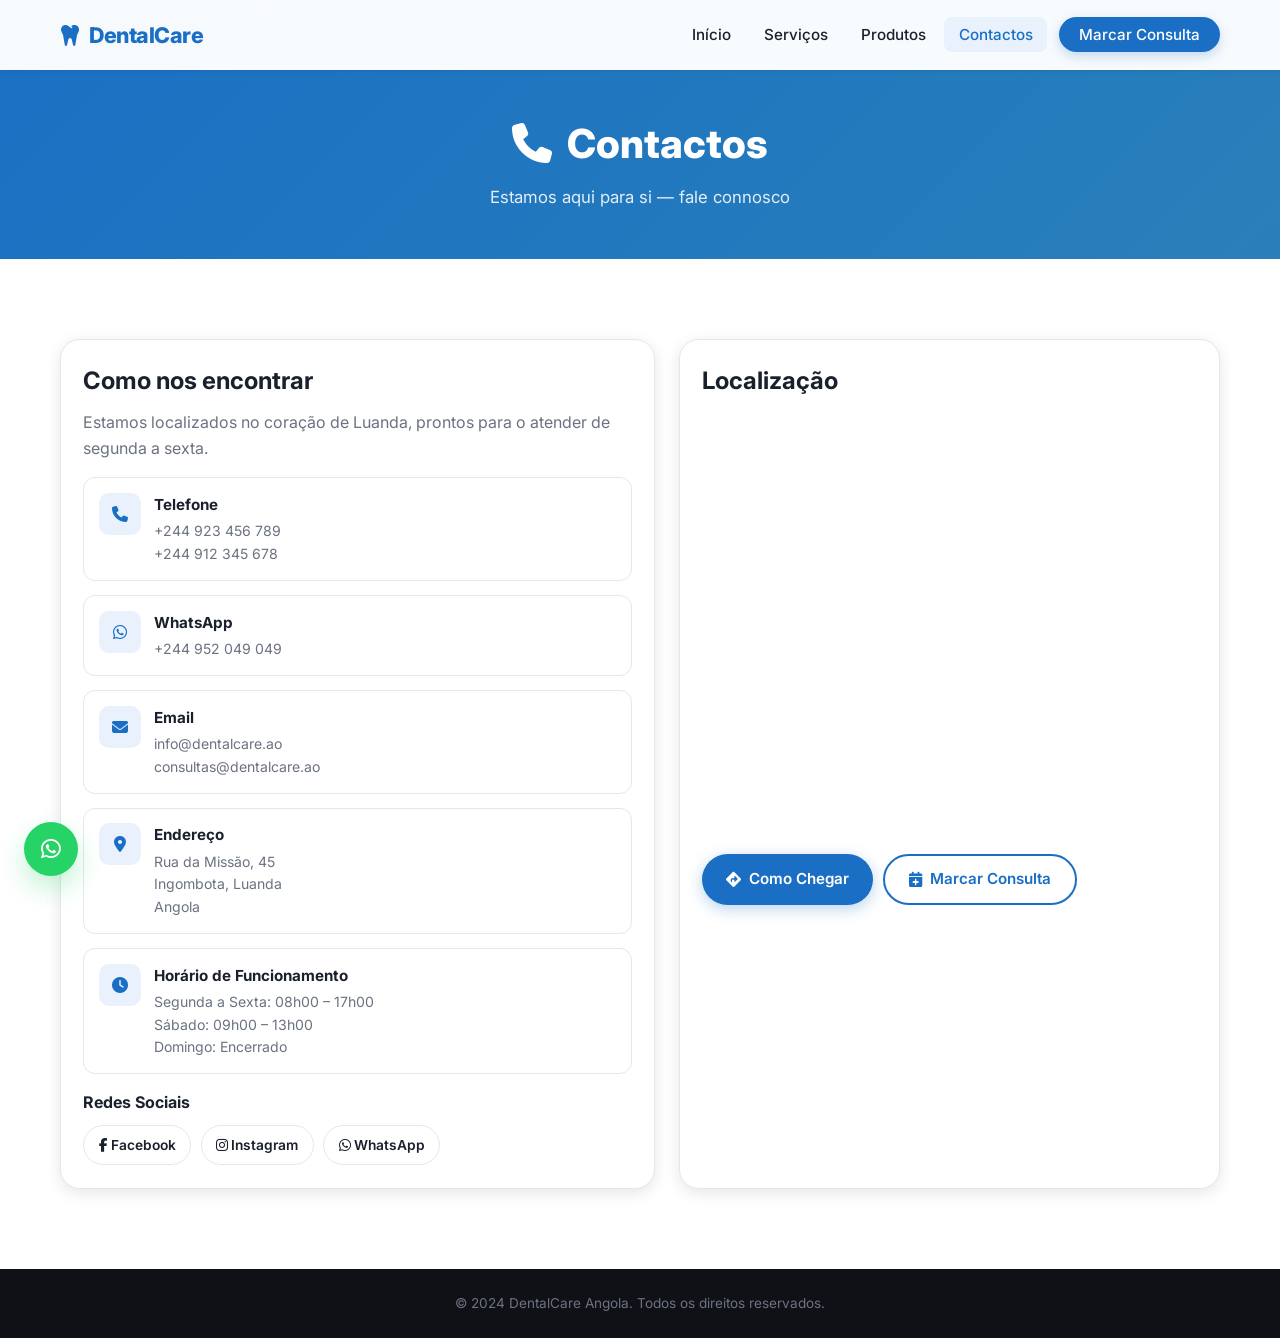
<file: pages/contactos.html>
<!DOCTYPE html>
<html lang="pt">
<head>
  <meta charset="UTF-8" />
  <meta name="viewport" content="width=device-width, initial-scale=1.0" />
  <title>Contactos — DentalCare Angola</title>
  <link rel="stylesheet" href="../css/main.css" />
  <link rel="stylesheet" href="../css/contactos.css" />
  <link href="https://fonts.googleapis.com/css2?family=Inter:wght@300;400;500;600;700;800&display=swap" rel="stylesheet" />
  <link rel="stylesheet" href="https://cdnjs.cloudflare.com/ajax/libs/font-awesome/6.5.0/css/all.min.css" />
</head>
<body>

  <nav class="navbar" id="navbar">
    <div class="nav-container">
      <a href="../index.html" class="nav-logo"><i class="fas fa-tooth"></i><span>DentalCare</span></a>
      <ul class="nav-menu" id="navMenu">
        <li><a href="../index.html" class="nav-link">Início</a></li>
        <li><a href="servicos.html" class="nav-link">Serviços</a></li>
        <li><a href="produtos.html" class="nav-link">Produtos</a></li>
        <li><a href="contactos.html" class="nav-link active">Contactos</a></li>
        <li><a href="marcacao.html" class="nav-link btn-marcar">Marcar Consulta</a></li>
      </ul>
      <button class="hamburger" id="hamburger" aria-label="Menu"><span></span><span></span><span></span></button>
    </div>
  </nav>

  <div class="page-header">
    <div class="container">
      <h1><i class="fas fa-phone"></i> Contactos</h1>
      <p>Estamos aqui para si — fale connosco</p>
    </div>
  </div>

  <main class="section">
    <div class="container">
      <div class="contactos-layout">

        <!-- INFORMAÇÕES DE CONTACTO -->
        <div class="contactos-info">
          <h2>Como nos encontrar</h2>
          <p class="contactos-desc">Estamos localizados no coração de Luanda, prontos para o atender de segunda a sexta.</p>

          <div class="contact-cards">
            <div class="contact-card">
              <div class="contact-icon"><i class="fas fa-phone"></i></div>
              <div class="contact-details">
                <h4>Telefone</h4>
                <a href="tel:+244923456789">+244 923 456 789</a>
                <a href="tel:+244912345678">+244 912 345 678</a>
              </div>
            </div>

            <div class="contact-card">
              <div class="contact-icon"><i class="fab fa-whatsapp"></i></div>
              <div class="contact-details">
                <h4>WhatsApp</h4>
                <a href="https://wa.me/244952049049" target="_blank">+244 952 049 049</a>
              </div>
            </div>

            <div class="contact-card">
              <div class="contact-icon"><i class="fas fa-envelope"></i></div>
              <div class="contact-details">
                <h4>Email</h4>
                <a href="mailto:info@dentalcare.ao">info@dentalcare.ao</a>
                <a href="mailto:consultas@dentalcare.ao">consultas@dentalcare.ao</a>
              </div>
            </div>

            <div class="contact-card">
              <div class="contact-icon"><i class="fas fa-map-marker-alt"></i></div>
              <div class="contact-details">
                <h4>Endereço</h4>
                <p>Rua da Missão, 45<br/>Ingombota, Luanda<br/>Angola</p>
              </div>
            </div>

            <div class="contact-card">
              <div class="contact-icon"><i class="fas fa-clock"></i></div>
              <div class="contact-details">
                <h4>Horário de Funcionamento</h4>
                <p>Segunda a Sexta: 08h00 – 17h00</p>
                <p>Sábado: 09h00 – 13h00</p>
                <p>Domingo: Encerrado</p>
              </div>
            </div>
          </div>

          <div class="social-section">
            <h4>Redes Sociais</h4>
            <div class="social-links-contact">
              <a href="#" class="social-btn facebook"><i class="fab fa-facebook-f"></i> Facebook</a>
              <a href="#" class="social-btn instagram"><i class="fab fa-instagram"></i> Instagram</a>
              <a href="https://wa.me/244952049049" class="social-btn whatsapp"><i class="fab fa-whatsapp"></i> WhatsApp</a>
            </div>
          </div>
        </div>

        <!-- MAPA -->
        <div class="contactos-mapa">
          <h2>Localização</h2>
          <div class="mapa-container">
            <!-- Google Maps embed para Luanda, Angola -->
            <iframe
              src="https://www.google.com/maps/embed?pb=!1m18!1m12!1m3!1d31675.77847258012!2d13.2266!3d-8.8383!2m3!1f0!2f0!3f0!3m2!1i1024!2i768!4f13.1!3m3!1m2!1s0x1a51f15cdc8d2c7d%3A0x850c1c7c776f4238!2sLuanda%2C%20Angola!5e0!3m2!1spt!2sao!4v1700000000000"
              width="100%"
              height="420"
              style="border:0; border-radius: 16px;"
              allowfullscreen=""
              loading="lazy"
              referrerpolicy="no-referrer-when-downgrade"
              title="Localização VisionCare Angola">
            </iframe>
          </div>

          <div class="directions-cta">
            <a href="https://maps.google.com/?q=Luanda+Angola" target="_blank" class="btn btn-primary">
              <i class="fas fa-directions"></i> Como Chegar
            </a>
            <a href="marcacao.html" class="btn btn-outline-primary">
              <i class="fas fa-calendar-plus"></i> Marcar Consulta
            </a>
          </div>
        </div>

      </div>
    </div>
  </main>

  <footer class="footer">
    <div class="container">
      <div class="footer-bottom" style="border-top:none; padding: 1.5rem 0;">
        <p>&copy; 2024 DentalCare Angola. Todos os direitos reservados.</p>
      </div>
    </div>
  </footer>

  <script src="../js/main.js"></script>
</body>
</html>
</file>
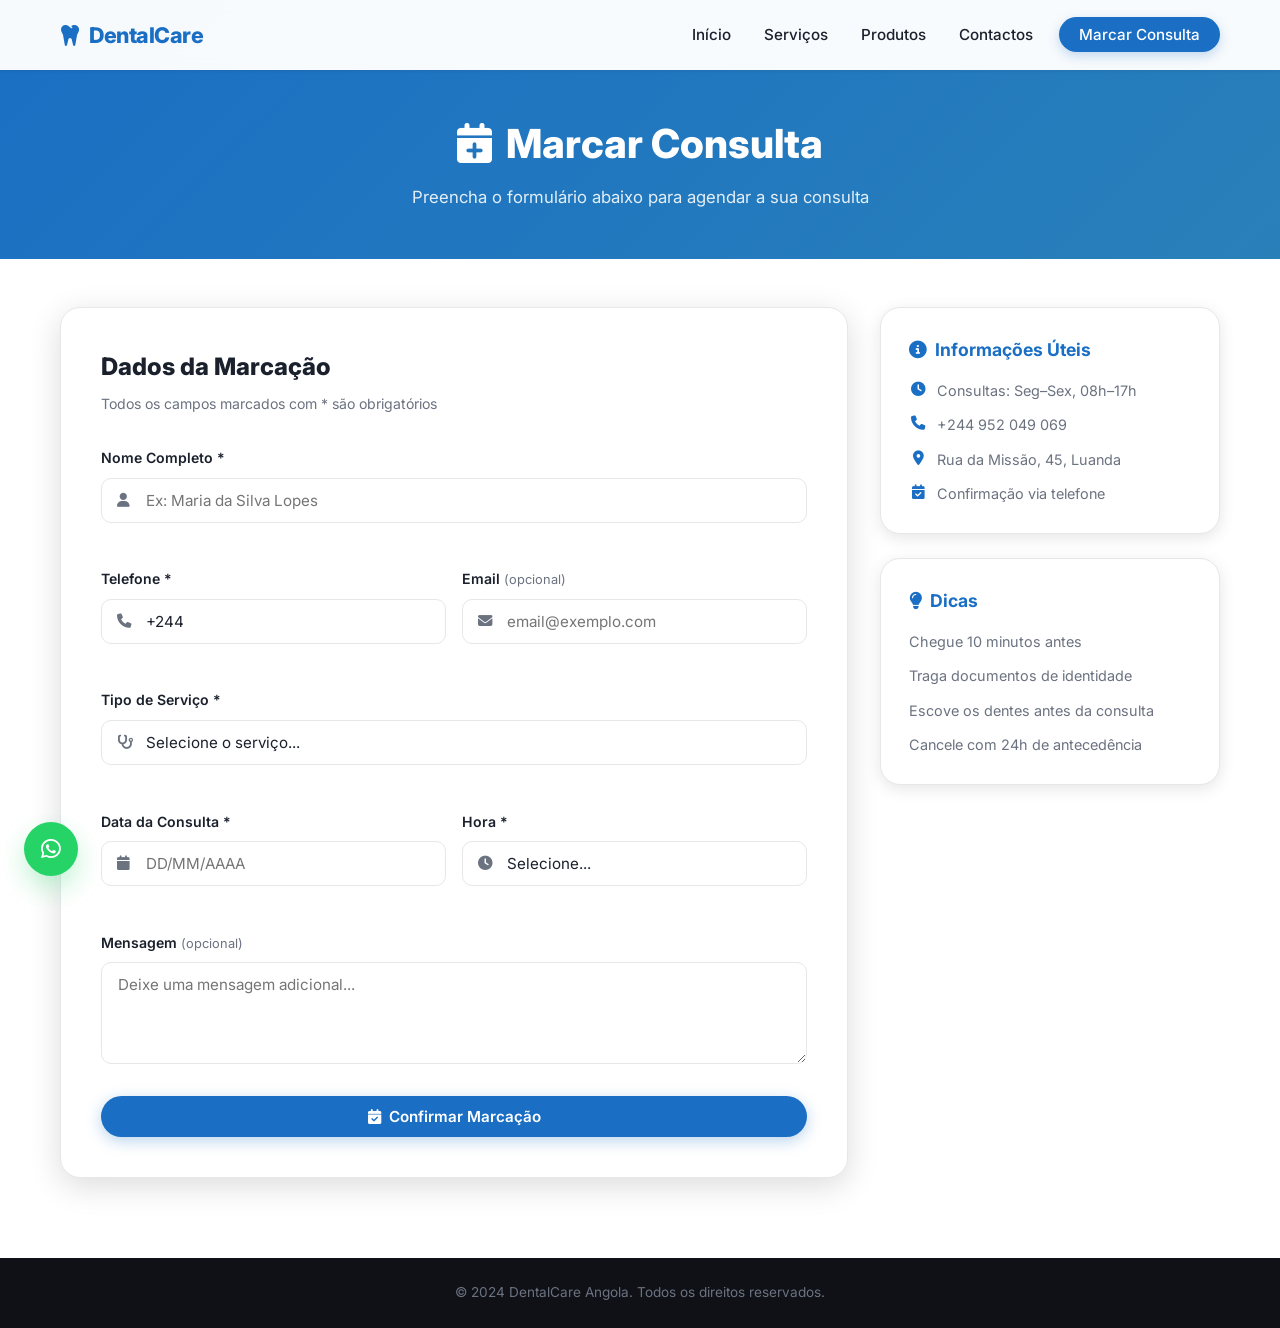
<file: pages/marcacao.html>
<!DOCTYPE html>
<html lang="pt">
<head>
  <meta charset="UTF-8" />
  <meta name="viewport" content="width=device-width, initial-scale=1.0" />
  <title>Marcar Consulta — DentalCare Angola</title>
  <link rel="stylesheet" href="../css/main.css" />
  <link rel="stylesheet" href="../css/marcacao.css" />
  <link href="https://fonts.googleapis.com/css2?family=Inter:wght@300;400;500;600;700;800&display=swap" rel="stylesheet" />
  <link rel="stylesheet" href="https://cdnjs.cloudflare.com/ajax/libs/font-awesome/6.5.0/css/all.min.css" />
</head>
<body>

  <!-- NAVBAR -->
  <nav class="navbar" id="navbar">
    <div class="nav-container">
      <a href="../index.html" class="nav-logo"><i class="fas fa-tooth"></i><span>DentalCare</span></a>
      <ul class="nav-menu" id="navMenu">
        <li><a href="../index.html" class="nav-link">Início</a></li>
        <li><a href="servicos.html" class="nav-link">Serviços</a></li>
        <li><a href="produtos.html" class="nav-link">Produtos</a></li>
        <li><a href="contactos.html" class="nav-link">Contactos</a></li>
        <li><a href="marcacao.html" class="nav-link btn-marcar active">Marcar Consulta</a></li>
      </ul>
      <button class="hamburger" id="hamburger" aria-label="Menu"><span></span><span></span><span></span></button>
    </div>
  </nav>

  <!-- PAGE HEADER -->
  <div class="page-header">
    <div class="container">
      <h1><i class="fas fa-calendar-plus"></i> Marcar Consulta</h1>
      <p>Preencha o formulário abaixo para agendar a sua consulta</p>
    </div>
  </div>

  <!-- MAIN CONTENT -->
  <main class="marcacao-main section">
    <div class="container">
      <div class="marcacao-layout">

        <!-- FORMULÁRIO -->
        <div class="marcacao-form-card">
          <div class="form-header">
            <h2>Dados da Marcação</h2>
            <p>Todos os campos marcados com * são obrigatórios</p>
          </div>

          <form id="formMarcacao" novalidate>

            <div class="form-group">
              <label for="nome_completo">Nome Completo *</label>
              <div class="input-wrapper">
                <i class="fas fa-user"></i>
                <input type="text" id="nome_completo" name="nome_completo"
                  placeholder="Ex: Maria da Silva Lopes" required minlength="3" />
              </div>
              <span class="field-error" id="err-nome"></span>
            </div>

            <div class="form-row">
              <div class="form-group">
                <label for="telefone">Telefone *</label>
                <div class="input-wrapper">
                  <i class="fas fa-phone"></i>
                  <input type="tel" id="telefone" name="telefone"
                    placeholder="+244 923 456 789" required />
                </div>
                <span class="field-error" id="err-telefone"></span>
              </div>

              <div class="form-group">
                <label for="email">Email <span class="optional">(opcional)</span></label>
                <div class="input-wrapper">
                  <i class="fas fa-envelope"></i>
                  <input type="email" id="email" name="email" placeholder="email@exemplo.com" />
                </div>
                <span class="field-error" id="err-email"></span>
              </div>
            </div>

            <div class="form-group">
              <label for="tipo_servico">Tipo de Serviço *</label>
              <div class="input-wrapper">
                <i class="fas fa-stethoscope"></i>
                <select id="tipo_servico" name="tipo_servico" required>
                  <option value="">Selecione o serviço...</option>
                </select>
              </div>
              <span class="field-error" id="err-servico"></span>
            </div>

            <div class="form-row">
              <div class="form-group">
                <label for="data_consulta">Data da Consulta *</label>
                <div class="input-wrapper">
                  <i class="fas fa-calendar"></i>
                  <input type="text" id="data_consulta" name="data_consulta"
                    placeholder="DD/MM/AAAA" maxlength="10" required />
                </div>
                <span class="field-error" id="err-data"></span>
              </div>

              <div class="form-group">
                <label for="hora_consulta">Hora *</label>
                <div class="input-wrapper">
                  <i class="fas fa-clock"></i>
                  <select id="hora_consulta" name="hora_consulta" required>
                    <option value="">Selecione...</option>
                    <option>08:00</option><option>08:30</option>
                    <option>09:00</option><option>09:30</option>
                    <option>10:00</option><option>10:30</option>
                    <option>11:00</option><option>11:30</option>
                    <option>14:00</option><option>14:30</option>
                    <option>15:00</option><option>15:30</option>
                    <option>16:00</option><option>16:30</option>
                  </select>
                </div>
                <span class="field-error" id="err-hora"></span>
              </div>
            </div>

            <div class="form-group">
              <label for="mensagem">Mensagem <span class="optional">(opcional)</span></label>
              <textarea id="mensagem" name="mensagem" placeholder="Deixe uma mensagem adicional..." rows="4"></textarea>
            </div>

            <button type="submit" class="btn btn-primary btn-full" id="btnSubmit">
              <i class="fas fa-calendar-check"></i>
              <span>Confirmar Marcação</span>
              <div class="btn-spinner" style="display:none;"><i class="fas fa-spinner fa-spin"></i></div>
            </button>
          </form>

          <!-- SUCCESS MESSAGE -->
          <div class="success-message" id="successMsg" style="display:none;">
            <div class="success-icon"><i class="fas fa-check-circle"></i></div>
            <h3>Marcação Efectuada!</h3>
            <p>A sua consulta foi agendada com sucesso. Entraremos em contacto para confirmar.</p>
            <button class="btn btn-primary" id="btnNovaMarcacao">Fazer Nova Marcação</button>
          </div>
        </div>

        <!-- SIDEBAR INFO -->
        <div class="marcacao-sidebar">
          <div class="info-card">
            <h3><i class="fas fa-info-circle"></i> Informações Úteis</h3>
            <ul class="info-list">
              <li><i class="fas fa-clock"></i> Consultas: Seg–Sex, 08h–17h</li>
              <li><i class="fas fa-phone"></i> +244 952 049 069</li>
              <li><i class="fas fa-map-marker-alt"></i> Rua da Missão, 45, Luanda</li>
              <li><i class="fas fa-calendar-check"></i> Confirmação via telefone</li>
            </ul>
          </div>

          <div class="info-card info-card-tips">
            <h3><i class="fas fa-lightbulb"></i> Dicas</h3>
            <ul class="tips-list">
              <li>Chegue 10 minutos antes</li>
              <li>Traga documentos de identidade</li>
              <li>Escove os dentes antes da consulta</li>
              <li>Cancele com 24h de antecedência</li>
            </ul>
          </div>
        </div>
      </div>
    </div>
  </main>

  <!-- FOOTER -->
  <footer class="footer">
    <div class="container">
      <div class="footer-bottom" style="border-top:none; padding: 1.5rem 0;">
        <p>&copy; 2024 DentalCare Angola. Todos os direitos reservados.</p>
      </div>
    </div>
  </footer>

  <script src="../js/main.js"></script>
  <script src="../js/marcacao.js"></script>
</body>
</html>
</file>
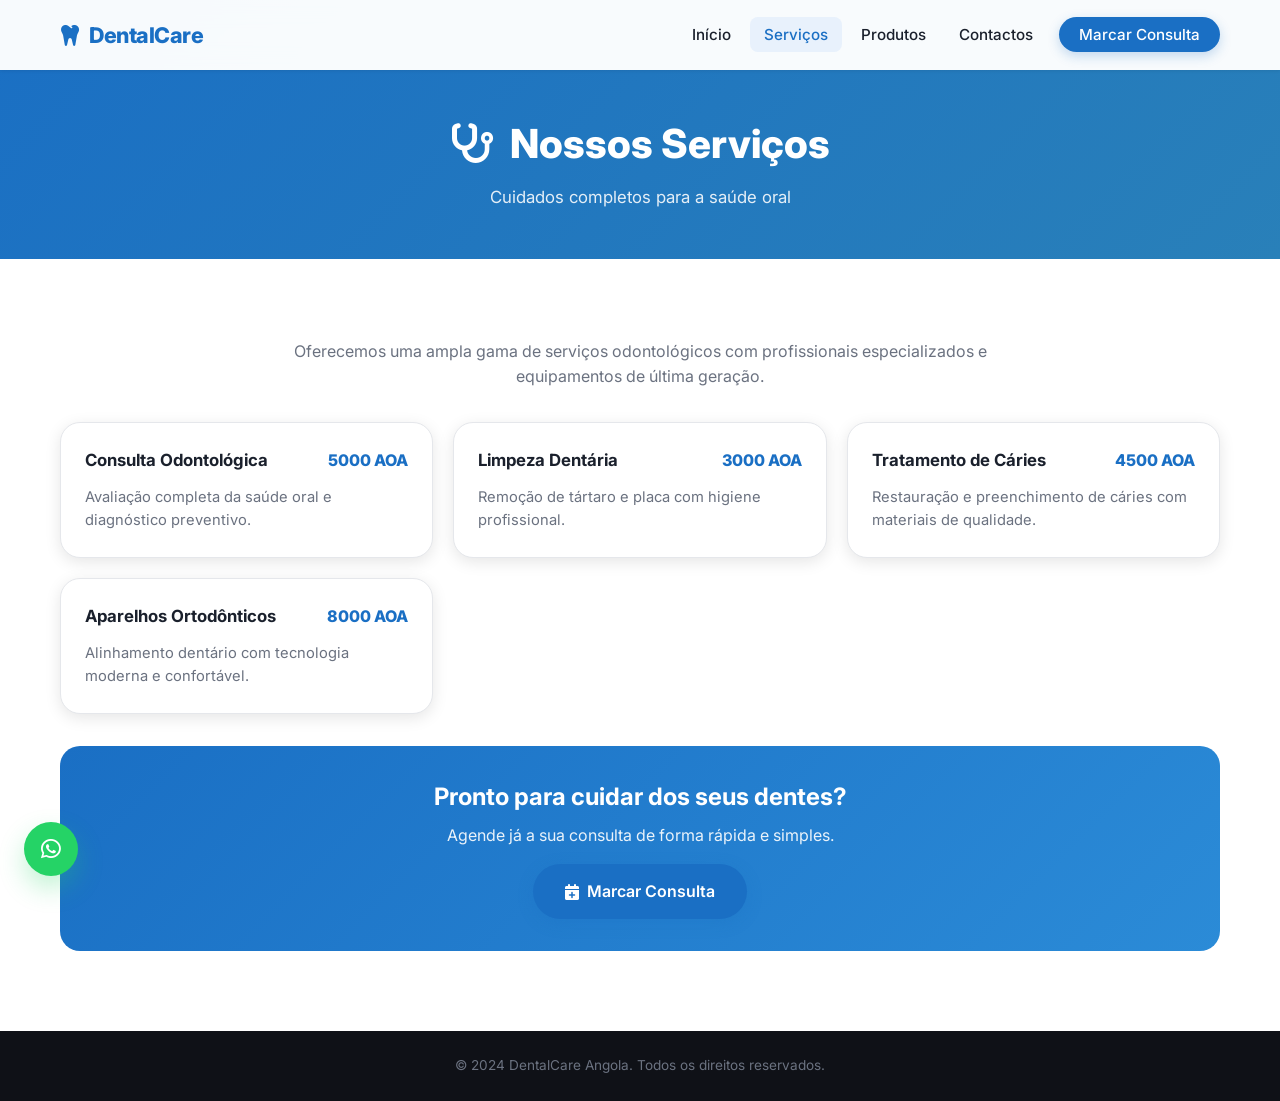
<file: pages/servicos.html>
<!DOCTYPE html>
<html lang="pt">
<head>
  <meta charset="UTF-8" />
  <meta name="viewport" content="width=device-width, initial-scale=1.0" />
  <title>Serviços — DentalCare Angola</title>
  <link rel="stylesheet" href="../css/main.css" />
  <link rel="stylesheet" href="../css/servicos.css" />
  <link href="https://fonts.googleapis.com/css2?family=Inter:wght@300;400;500;600;700;800&display=swap" rel="stylesheet" />
  <link rel="stylesheet" href="https://cdnjs.cloudflare.com/ajax/libs/font-awesome/6.5.0/css/all.min.css" />
</head>
<body>

  <nav class="navbar" id="navbar">
    <div class="nav-container">
      <a href="../index.html" class="nav-logo"><i class="fas fa-tooth"></i><span>DentalCare</span></a>
      <ul class="nav-menu" id="navMenu">
        <li><a href="../index.html" class="nav-link">Início</a></li>
        <li><a href="servicos.html" class="nav-link active">Serviços</a></li>
        <li><a href="produtos.html" class="nav-link">Produtos</a></li>
        <li><a href="contactos.html" class="nav-link">Contactos</a></li>
        <li><a href="marcacao.html" class="nav-link btn-marcar">Marcar Consulta</a></li>
      </ul>
      <button class="hamburger" id="hamburger" aria-label="Menu"><span></span><span></span><span></span></button>
    </div>
  </nav>

  <div class="page-header">
    <div class="container">
      <h1><i class="fas fa-stethoscope"></i> Nossos Serviços</h1>
      <p>Cuidados completos para a saúde oral</p>
    </div>
  </div>

  <main class="section">
    <div class="container">
      <div class="servicos-page-intro">
        <p>Oferecemos uma ampla gama de serviços odontológicos com profissionais especializados e equipamentos de última geração.</p>
      </div>

      <div class="servicos-page-grid" id="servicosLista">
        <div class="loading-spinner"><i class="fas fa-spinner fa-spin"></i></div>
      </div>

      <div class="page-cta">
        <div class="page-cta-box">
          <h3>Pronto para cuidar dos seus dentes?</h3>
          <p>Agende já a sua consulta de forma rápida e simples.</p>
          <a href="marcacao.html" class="btn btn-primary btn-lg">
            <i class="fas fa-calendar-plus"></i> Marcar Consulta
          </a>
        </div>
      </div>
    </div>
  </main>

  <footer class="footer">
    <div class="container">
      <div class="footer-bottom" style="border-top:none; padding: 1.5rem 0;">
        <p>&copy; 2024 DentalCare Angola. Todos os direitos reservados.</p>
      </div>
    </div>
  </footer>

  <script src="../js/main.js"></script>
  <script src="../js/servicos.js"></script>
</body>
</html>
</file>
<file: css/main.css>
/* ============================================================
   css/main.css — Estilos base e componentes globais
   ============================================================ */

/* ── Reset & Variáveis ─────────────────────────────────────── */
*, *::before, *::after { box-sizing: border-box; margin: 0; padding: 0; }

:root {
  --primary:      #1a6fc4;
  --primary-dark: #145499;
  --primary-light:#e8f1fc;
  --secondary:    #2ecc71;
  --secondary-dark:#27ae60;
  --accent:       #f0f7ff;
  --text:         #1a202c;
  --text-muted:   #6b7280;
  --text-light:   #9ca3af;
  --border:       #e5e7eb;
  --bg:           #ffffff;
  --bg-light:     #f8fafc;
  --shadow-sm:    0 1px 3px rgba(0,0,0,0.08);
  --shadow:       0 4px 16px rgba(0,0,0,0.10);
  --shadow-lg:    0 8px 32px rgba(0,0,0,0.14);
  --radius:       12px;
  --radius-lg:    20px;
  --transition:   0.25s ease;
  --font:         'Inter', -apple-system, BlinkMacSystemFont, sans-serif;
}

html { scroll-behavior: smooth; }

body {
  font-family: var(--font);
  color: var(--text);
  background: var(--bg);
  line-height: 1.6;
  overflow-x: hidden;
}

img { max-width: 100%; display: block; }
a  { text-decoration: none; color: inherit; }
ul { list-style: none; }
button { cursor: pointer; border: none; background: none; font-family: var(--font); }
input, select, textarea { font-family: var(--font); }

/* ── Container ──────────────────────────────────────────────── */
.container {
  width: 100%;
  max-width: 1200px;
  margin: 0 auto;
  padding: 0 1.25rem;
}

/* ── Section ────────────────────────────────────────────────── */
.section { padding: 5rem 0; }
.bg-light { background: var(--bg-light); }

/* ── Buttons ────────────────────────────────────────────────── */
.btn {
  display: inline-flex;
  align-items: center;
  gap: 0.5rem;
  padding: 0.7rem 1.5rem;
  border-radius: 50px;
  font-weight: 600;
  font-size: 0.95rem;
  transition: all var(--transition);
  cursor: pointer;
}

.btn-lg { padding: 0.9rem 2rem; font-size: 1rem; }
.btn-full { width: 100%; justify-content: center; }

.btn-primary {
  background: var(--primary);
  color: #fff;
  box-shadow: 0 4px 15px rgba(26,111,196,0.3);
}
.btn-primary:hover {
  background: var(--primary-dark);
  transform: translateY(-2px);
  box-shadow: 0 6px 20px rgba(26,111,196,0.4);
}

.btn-outline {
  background: transparent;
  border: 2px solid rgba(255,255,255,0.7);
  color: #fff;
}
.btn-outline:hover {
  background: rgba(255,255,255,0.15);
  border-color: #fff;
}

.btn-outline-primary {
  background: transparent;
  border: 2px solid var(--primary);
  color: var(--primary);
}
.btn-outline-primary:hover {
  background: var(--primary);
  color: #fff;
  transform: translateY(-2px);
}

.btn-white {
  background: #fff;
  color: var(--primary);
  font-weight: 700;
}
.btn-white:hover {
  background: var(--primary-light);
  transform: translateY(-2px);
}

/* ── Navbar ─────────────────────────────────────────────────── */
.navbar {
  position: fixed;
  top: 0; left: 0; right: 0;
  z-index: 1000;
  background: rgba(255,255,255,0.97);
  backdrop-filter: blur(12px);
  box-shadow: var(--shadow-sm);
  transition: all var(--transition);
}

.navbar.scrolled { box-shadow: var(--shadow); }

.nav-container {
  display: flex;
  align-items: center;
  justify-content: space-between;
  padding: 0 1.25rem;
  height: 70px;
  max-width: 1200px;
  margin: 0 auto;
}

.nav-logo {
  display: flex;
  align-items: center;
  gap: 0.5rem;
  font-weight: 800;
  font-size: 1.35rem;
  color: var(--primary);
}
.nav-logo i { font-size: 1.5rem; }
.nav-logo span { letter-spacing: -0.5px; }

.nav-menu {
  display: flex;
  align-items: center;
  gap: 0.25rem;
}

.nav-link {
  padding: 0.5rem 0.9rem;
  border-radius: 8px;
  font-weight: 500;
  font-size: 0.95rem;
  color: var(--text);
  transition: all var(--transition);
}
.nav-link:hover, .nav-link.active { color: var(--primary); background: var(--primary-light); }

.nav-link.btn-marcar {
  background: var(--primary);
  color: #fff !important;
  border-radius: 50px;
  padding: 0.5rem 1.25rem;
  margin-left: 0.5rem;
  box-shadow: 0 4px 12px rgba(26,111,196,0.25);
}
.nav-link.btn-marcar:hover {
  background: var(--primary-dark);
  transform: translateY(-1px);
  box-shadow: 0 6px 16px rgba(26,111,196,0.35);
}

/* Hamburger */
.hamburger {
  display: none;
  flex-direction: column;
  gap: 5px;
  padding: 5px;
}
.hamburger span {
  display: block;
  width: 24px;
  height: 2.5px;
  background: var(--text);
  border-radius: 4px;
  transition: all var(--transition);
}
.hamburger.open span:nth-child(1) { transform: rotate(45deg) translate(5px, 5px); }
.hamburger.open span:nth-child(2) { opacity: 0; }
.hamburger.open span:nth-child(3) { transform: rotate(-45deg) translate(5px, -5px); }

/* ── Page Header ────────────────────────────────────────────── */
.page-header {
  background: linear-gradient(135deg, var(--primary) 0%, #2980b9 100%);
  color: #fff;
  padding: 7rem 0 3rem;
  text-align: center;
}
.page-header h1 {
  font-size: clamp(1.8rem, 4vw, 2.5rem);
  font-weight: 800;
  margin-bottom: 0.5rem;
}
.page-header i { margin-right: 0.4rem; }
.page-header p {
  font-size: 1.05rem;
  opacity: 0.88;
}

/* ── Section Header ─────────────────────────────────────────── */
.section-header {
  text-align: center;
  margin-bottom: 3.5rem;
}
.section-tag {
  display: inline-block;
  background: var(--primary-light);
  color: var(--primary);
  font-size: 0.8rem;
  font-weight: 700;
  text-transform: uppercase;
  letter-spacing: 1px;
  padding: 0.3rem 1rem;
  border-radius: 50px;
  margin-bottom: 0.75rem;
}
.section-header h2 {
  font-size: clamp(1.7rem, 3.5vw, 2.3rem);
  font-weight: 800;
  color: var(--text);
  margin-bottom: 0.75rem;
}
.section-header p {
  font-size: 1.05rem;
  color: var(--text-muted);
  max-width: 560px;
  margin: 0 auto;
}

/* ── Loading Spinner ────────────────────────────────────────── */
.loading-spinner {
  text-align: center;
  padding: 3rem;
  font-size: 2rem;
  color: var(--primary);
  grid-column: 1/-1;
}

/* ── Section CTA ────────────────────────────────────────────── */
.section-cta { text-align: center; margin-top: 2.5rem; }

/* ── Footer ─────────────────────────────────────────────────── */
.footer {
  background: #0f1117;
  color: #d1d5db;
}

.footer-grid {
  display: grid;
  grid-template-columns: 2fr 1fr 1.5fr;
  gap: 3rem;
  padding: 4rem 0 2rem;
}

.footer-brand .nav-logo {
  color: #fff;
  margin-bottom: 1rem;
}
.footer-brand p {
  font-size: 0.9rem;
  line-height: 1.7;
  color: #9ca3af;
  margin-bottom: 1.5rem;
}

.social-links {
  display: flex;
  gap: 0.75rem;
}
.social-links a {
  width: 38px;
  height: 38px;
  border-radius: 50%;
  background: rgba(255,255,255,0.1);
  display: flex;
  align-items: center;
  justify-content: center;
  transition: all var(--transition);
  color: #fff;
}
.social-links a:hover { background: var(--primary); transform: translateY(-2px); }

.footer-links h4, .footer-contact h4 {
  font-size: 0.9rem;
  font-weight: 700;
  text-transform: uppercase;
  letter-spacing: 1px;
  color: #fff;
  margin-bottom: 1.25rem;
}

.footer-links ul { display: flex; flex-direction: column; gap: 0.6rem; }
.footer-links a {
  font-size: 0.9rem;
  color: #9ca3af;
  transition: color var(--transition);
}
.footer-links a:hover { color: var(--primary); }

.footer-contact ul { display: flex; flex-direction: column; gap: 0.75rem; }
.footer-contact li {
  display: flex;
  align-items: flex-start;
  gap: 0.6rem;
  font-size: 0.9rem;
}
.footer-contact i { color: var(--primary); margin-top: 2px; min-width: 16px; }

.footer-bottom {
  border-top: 1px solid rgba(255,255,255,0.08);
  padding: 1.5rem 0;
  text-align: center;
  font-size: 0.85rem;
  color: #6b7280;
}

/* ── Toast Notification ─────────────────────────────────────── */
.toast {
  position: fixed;
  bottom: 2rem;
  right: 2rem;
  z-index: 9999;
  padding: 1rem 1.5rem;
  border-radius: var(--radius);
  box-shadow: var(--shadow-lg);
  display: flex;
  align-items: center;
  gap: 0.75rem;
  font-weight: 500;
  transform: translateY(100px);
  opacity: 0;
  transition: all 0.4s cubic-bezier(0.34,1.56,0.64,1);
  max-width: 380px;
}
.toast.show { transform: translateY(0); opacity: 1; }
.toast.success { background: #d1fae5; color: #065f46; border-left: 4px solid var(--secondary); }
.toast.error   { background: #fee2e2; color: #991b1b; border-left: 4px solid #ef4444; }
.toast i { font-size: 1.2rem; }

.whatsapp-float {
  position: fixed;
  bottom: 1.5rem;
  left: 1.5rem;
  width: 54px;
  height: 54px;
  border-radius: 50%;
  background: #25d366;
  color: #fff;
  display: inline-flex;
  align-items: center;
  justify-content: center;
  font-size: 1.4rem;
  box-shadow: 0 12px 26px rgba(37,211,102,0.28);
  z-index: 9999;
  transition: transform 0.25s ease, box-shadow 0.25s ease;
}
.whatsapp-float:hover {
  transform: translateY(-3px);
  box-shadow: 0 16px 30px rgba(37,211,102,0.35);
}

/* ── Responsive ─────────────────────────────────────────────── */
@media (max-width: 768px) {
  .hamburger { display: flex; }

  .nav-menu {
    position: fixed;
    top: 70px; left: 0; right: 0;
    background: #fff;
    flex-direction: column;
    align-items: stretch;
    padding: 1rem;
    gap: 0.25rem;
    box-shadow: var(--shadow-lg);
    transform: translateY(-100%);
    opacity: 0;
    pointer-events: none;
    transition: all var(--transition);
    z-index: 999;
  }
  .nav-menu.open {
    transform: translateY(0);
    opacity: 1;
    pointer-events: all;
  }
  .nav-link { border-radius: 8px; }
  .nav-link.btn-marcar { text-align: center; margin: 0.5rem 0 0; }

  .footer-grid { grid-template-columns: 1fr; gap: 2rem; }
  .section { padding: 3.5rem 0; }
}
</file>
<file: css/contactos.css>
/* ============================================================
   css/contactos.css
   ============================================================ */

.contactos-layout {
  display: grid;
  grid-template-columns: 1.1fr 1fr;
  gap: 1.5rem;
}

.contactos-info,
.contactos-mapa {
  background: #fff;
  border: 1px solid var(--border);
  border-radius: var(--radius-lg);
  padding: 1.4rem;
  box-shadow: var(--shadow);
}

.contactos-info h2,
.contactos-mapa h2 {
  margin-bottom: 0.6rem;
}

.contactos-desc {
  color: var(--text-muted);
  margin-bottom: 1rem;
}

.contact-cards {
  display: grid;
  gap: 0.9rem;
}

.contact-card {
  display: grid;
  grid-template-columns: 42px 1fr;
  gap: 0.8rem;
  border: 1px solid var(--border);
  border-radius: 12px;
  padding: 0.9rem;
}

.contact-icon {
  width: 42px;
  height: 42px;
  border-radius: 10px;
  background: var(--primary-light);
  color: var(--primary);
  display: flex;
  align-items: center;
  justify-content: center;
}

.contact-details h4 {
  font-size: 0.95rem;
  margin-bottom: 0.2rem;
}

.contact-details a,
.contact-details p {
  display: block;
  color: var(--text-muted);
  font-size: 0.88rem;
}

.social-section {
  margin-top: 1rem;
}

.social-links-contact {
  display: flex;
  flex-wrap: wrap;
  gap: 0.6rem;
  margin-top: 0.6rem;
}

.social-btn {
  border: 1px solid var(--border);
  border-radius: 999px;
  padding: 0.5rem 0.9rem;
  font-size: 0.86rem;
  font-weight: 600;
}

.social-btn:hover {
  border-color: var(--primary);
  color: var(--primary);
}

.directions-cta {
  margin-top: 1rem;
  display: flex;
  gap: 0.6rem;
  flex-wrap: wrap;
}

@media (max-width: 900px) {
  .contactos-layout {
    grid-template-columns: 1fr;
</file>
<file: css/marcacao.css>
/* ============================================================
   css/marcacao.css
   ============================================================ */

.marcacao-main { padding-top: 3rem; }

.marcacao-layout {
  display: grid;
  grid-template-columns: 1fr 340px;
  gap: 2rem;
  align-items: start;
}

/* Form Card */
.marcacao-form-card {
  background: #fff;
  border-radius: var(--radius-lg);
  padding: 2.5rem;
  box-shadow: var(--shadow-lg);
  border: 1px solid var(--border);
  min-width: 0;
}

.form-header { margin-bottom: 2rem; }
.form-header h2 { font-size: clamp(1.3rem, 3vw, 1.5rem); font-weight: 800; margin-bottom: 0.4rem; }
.form-header p  { font-size: 0.88rem; color: var(--text-muted); }

/* Form elements */
.form-group { margin-bottom: 1.5rem; position: relative; }
.form-row   { display: grid; grid-template-columns: 1fr 1fr; gap: 1rem; }

label {
  display: block;
  font-size: clamp(0.8rem, 2vw, 0.88rem);
  font-weight: 600;
  color: var(--text);
  margin-bottom: 0.5rem;
}
.optional { font-weight: 400; color: var(--text-muted); font-size: 0.8rem; }

.input-wrapper {
  position: relative;
  display: flex;
  align-items: center;
}
.input-wrapper i {
  position: absolute;
  left: 1rem;
  color: var(--text-muted);
  font-size: 0.9rem;
  z-index: 1;
  pointer-events: none;
}
.input-wrapper input,
.input-wrapper select {
  width: 100%;
  padding: clamp(0.6rem, 2vw, 0.75rem) 1rem clamp(0.6rem, 2vw, 0.75rem) 2.75rem;
  border: 1.5px solid var(--border);
  border-radius: 10px;
  font-size: clamp(0.85rem, 2vw, 0.95rem);
  outline: none;
  transition: border-color var(--transition), box-shadow var(--transition);
  background: #fff;
  color: var(--text);
  appearance: none;
  min-height: 44px;
}
.input-wrapper input:focus,
.input-wrapper select:focus {
  border-color: var(--primary);
  box-shadow: 0 0 0 3px rgba(26,111,196,0.12);
}
.input-wrapper input.error,
.input-wrapper select.error { border-color: #ef4444; }
.input-wrapper input.success,
.input-wrapper select.success { border-color: var(--secondary); }

textarea {
  width: 100%;
  padding: clamp(0.6rem, 2vw, 0.75rem) 1rem;
  border: 1.5px solid var(--border);
  border-radius: 10px;
  font-size: clamp(0.85rem, 2vw, 0.95rem);
  font-family: var(--font);
  outline: none;
  resize: vertical;
  min-height: 100px;
  transition: border-color var(--transition), box-shadow var(--transition);
  color: var(--text);
}
textarea:focus {
  border-color: var(--primary);
  box-shadow: 0 0 0 3px rgba(26,111,196,0.12);
}

.field-error {
  display: block;
  font-size: 0.78rem;
  color: #ef4444;
  margin-top: 0.35rem;
  min-height: 1rem;
}

/* Sidebar Info Cards */
.marcacao-sidebar { display: flex; flex-direction: column; gap: 1.5rem; min-width: 0; }

.info-card {
  background: #fff;
  border: 1px solid var(--border);
  border-radius: var(--radius-lg);
  padding: 1.75rem;
  box-shadow: var(--shadow);
}

.info-card h3 {
  font-size: clamp(1rem, 2.5vw, 1.1rem);
  font-weight: 700;
  margin-bottom: 1rem;
  display: flex;
  align-items: center;
  gap: 0.5rem;
  color: var(--primary);
}

.info-list, .tips-list {
  display: flex;
  flex-direction: column;
  gap: 0.8rem;
}

.info-list li, .tips-list li {
  font-size: clamp(0.8rem, 2vw, 0.9rem);
  color: var(--text-muted);
  display: flex;
  align-items: flex-start;
  gap: 0.6rem;
  line-height: 1.5;
}

.info-list i, .tips-list i {
  color: var(--primary);
  min-width: 18px;
  text-align: center;
  margin-top: 2px;
}

/* Success message */
.success-message {
  text-align: center;
  padding: 2rem;
  animation: fadeInScale 0.4s ease;
}
.success-icon {
  font-size: 4rem;
  color: var(--secondary);
  margin-bottom: 1rem;
}
.success-message h3 { font-size: clamp(1.2rem, 3vw, 1.5rem); font-weight: 800; margin-bottom: 0.5rem; }
.success-message p  { color: var(--text-muted); margin-bottom: 1.5rem; font-size: clamp(0.9rem, 2vw, 1rem); }

@keyframes fadeInScale {
  from { opacity: 0; transform: scale(0.9); }
  to   { opacity: 1; transform: scale(1); }
}

/* ══ RESPONSIVE ════════════════════════════════════════════ */

/* Tablet Médio - 768px a 900px */
@media (max-width: 900px) {
  .marcacao-form-card { padding: 2rem; }
  
  .form-row { grid-template-columns: 1fr; }
  
  .marcacao-layout {
    grid-template-columns: 1fr;
    gap: 1.5rem;
  }
  
  .marcacao-sidebar { flex-direction: row; gap: 1.25rem; }
  .info-card { flex: 1; }
}

/* Tablet Pequeno - 600px a 768px */
@media (max-width: 768px) {
  .marcacao-main { padding-top: 2rem; }
  
  .marcacao-form-card {
    padding: 1.75rem;
    border-radius: 16px;
  }
  
  .form-header h2 { font-size: 1.3rem; }
  
  .form-group { margin-bottom: 1.25rem; }
  
  .input-wrapper input,
  .input-wrapper select {
    min-height: 46px;
    padding: 0.7rem 1rem 0.7rem 2.75rem;
  }
  
  textarea { min-height: 110px; }
  
  .marcacao-sidebar { flex-direction: column; gap: 1rem; }
  .info-card { flex: none; }
  
  .info-card h3 { font-size: 1.05rem; }
}

/* Mobile - 480px a 600px */
@media (max-width: 600px) {
  .marcacao-form-card {
    padding: 1.5rem;
    border-radius: 14px;
  }
  
  .form-header { margin-bottom: 1.5rem; }
  .form-header h2 { font-size: 1.2rem; margin-bottom: 0.3rem; }
  .form-header p { font-size: 0.82rem; }
  
  .form-group { margin-bottom: 1.15rem; }
  
  .input-wrapper input,
  .input-wrapper select {
    min-height: 48px;
    padding: 0.65rem 0.9rem 0.65rem 2.5rem;
    font-size: 16px; /* Evita zoom em mobile */
  }
  
  textarea {
    padding: 0.65rem 0.9rem;
    font-size: 16px;
    min-height: 120px;
  }
  
  label { font-size: 0.85rem; margin-bottom: 0.4rem; }
  
  .info-card { padding: 1.5rem; }
  .info-card h3 { font-size: 1rem; margin-bottom: 0.9rem; }
  .info-list li, .tips-list li { font-size: 0.85rem; gap: 0.5rem; }
  
  .btn-full { min-height: 48px; font-size: 0.95rem; }
}

/* Mobile Pequeno - < 480px */
@media (max-width: 480px) {
  .marcacao-main { padding-top: 1.5rem; }
  
  .marcacao-form-card { padding: 1.25rem; }
  
  .form-header h2 { font-size: 1.1rem; }
  .form-header p { font-size: 0.8rem; }
  
  .form-group { margin-bottom: 1rem; }
  
  .input-wrapper input,
  .input-wrapper select {
    min-height: 50px;
    font-size: 16px;
  }
  
  textarea { min-height: 130px; font-size: 16px; }
  
  label { font-size: 0.8rem; }
  
  .btn-full { min-height: 50px; }
  
  .info-card { padding: 1.25rem; }
  .info-card h3 { font-size: 0.95rem; }
  .info-list li, .tips-list li { font-size: 0.8rem; }
}
</file>
<file: css/servicos.css>
/* ============================================================
   css/servicos.css
   ============================================================ */

.servicos-page-intro {
  max-width: 720px;
  margin: 0 auto 2rem;
  text-align: center;
  color: var(--text-muted);
}

.servicos-page-grid {
  display: grid;
  grid-template-columns: repeat(auto-fill, minmax(280px, 1fr));
  gap: 1.25rem;
}

.servico-item {
  background: #fff;
  border: 1px solid var(--border);
  border-radius: var(--radius-lg);
  padding: 1.5rem;
  box-shadow: var(--shadow);
  transition: transform var(--transition), box-shadow var(--transition);
}

.servico-item:hover {
  transform: translateY(-4px);
  box-shadow: var(--shadow-lg);
}

.servico-item .top {
  display: flex;
  align-items: center;
  justify-content: space-between;
  margin-bottom: 0.75rem;
}

.servico-item h3 {
  font-size: 1.05rem;
  font-weight: 700;
}

.servico-item .preco {
  color: var(--primary);
  font-size: 1rem;
  font-weight: 800;
}

.servico-item p {
  color: var(--text-muted);
  font-size: 0.92rem;
  line-height: 1.6;
}

.page-cta {
  margin-top: 2rem;
}

.page-cta-box {
  background: linear-gradient(135deg, var(--primary) 0%, #2b8bd7 100%);
  border-radius: var(--radius-lg);
  padding: 2rem;
  text-align: center;
  color: #fff;
}

.page-cta-box h3 {
  font-size: 1.5rem;
  margin-bottom: 0.4rem;
}

.page-cta-box p {
  opacity: 0.9;
  margin-bottom: 1rem;
}
</file>
